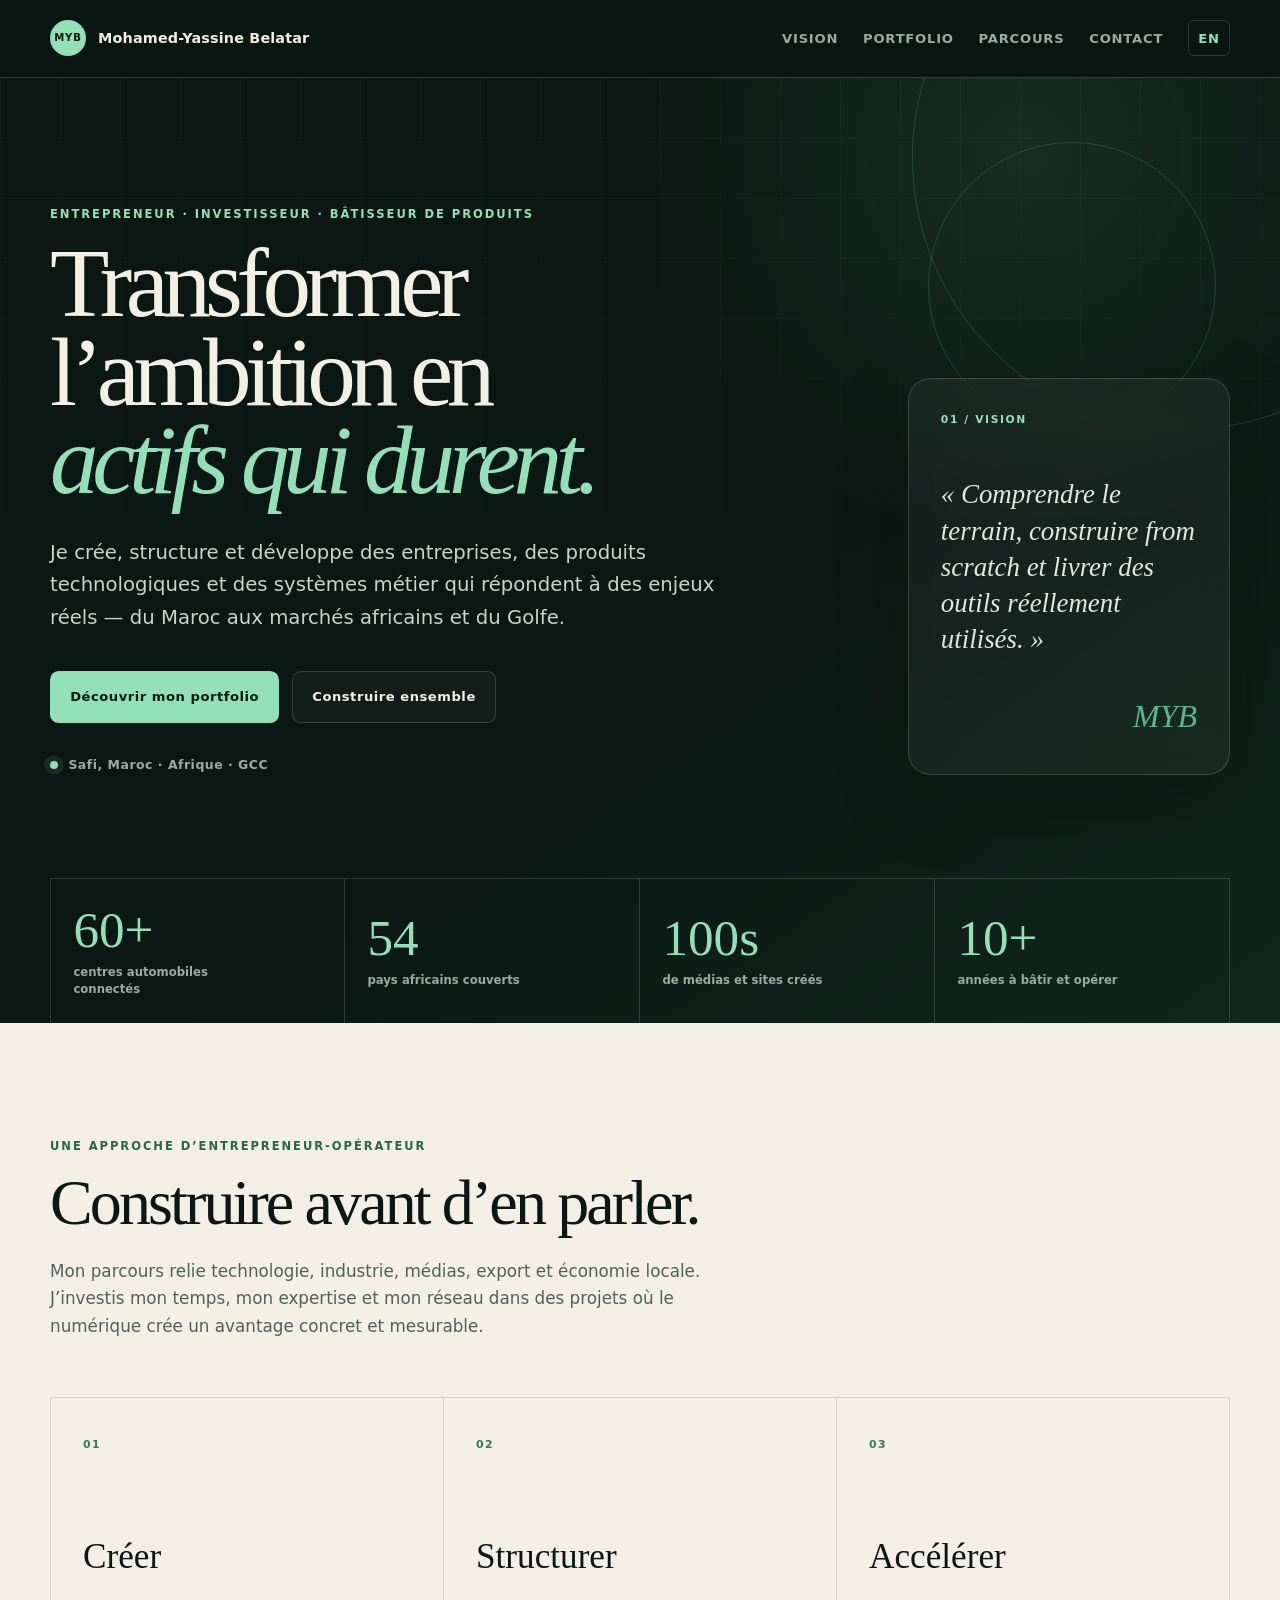
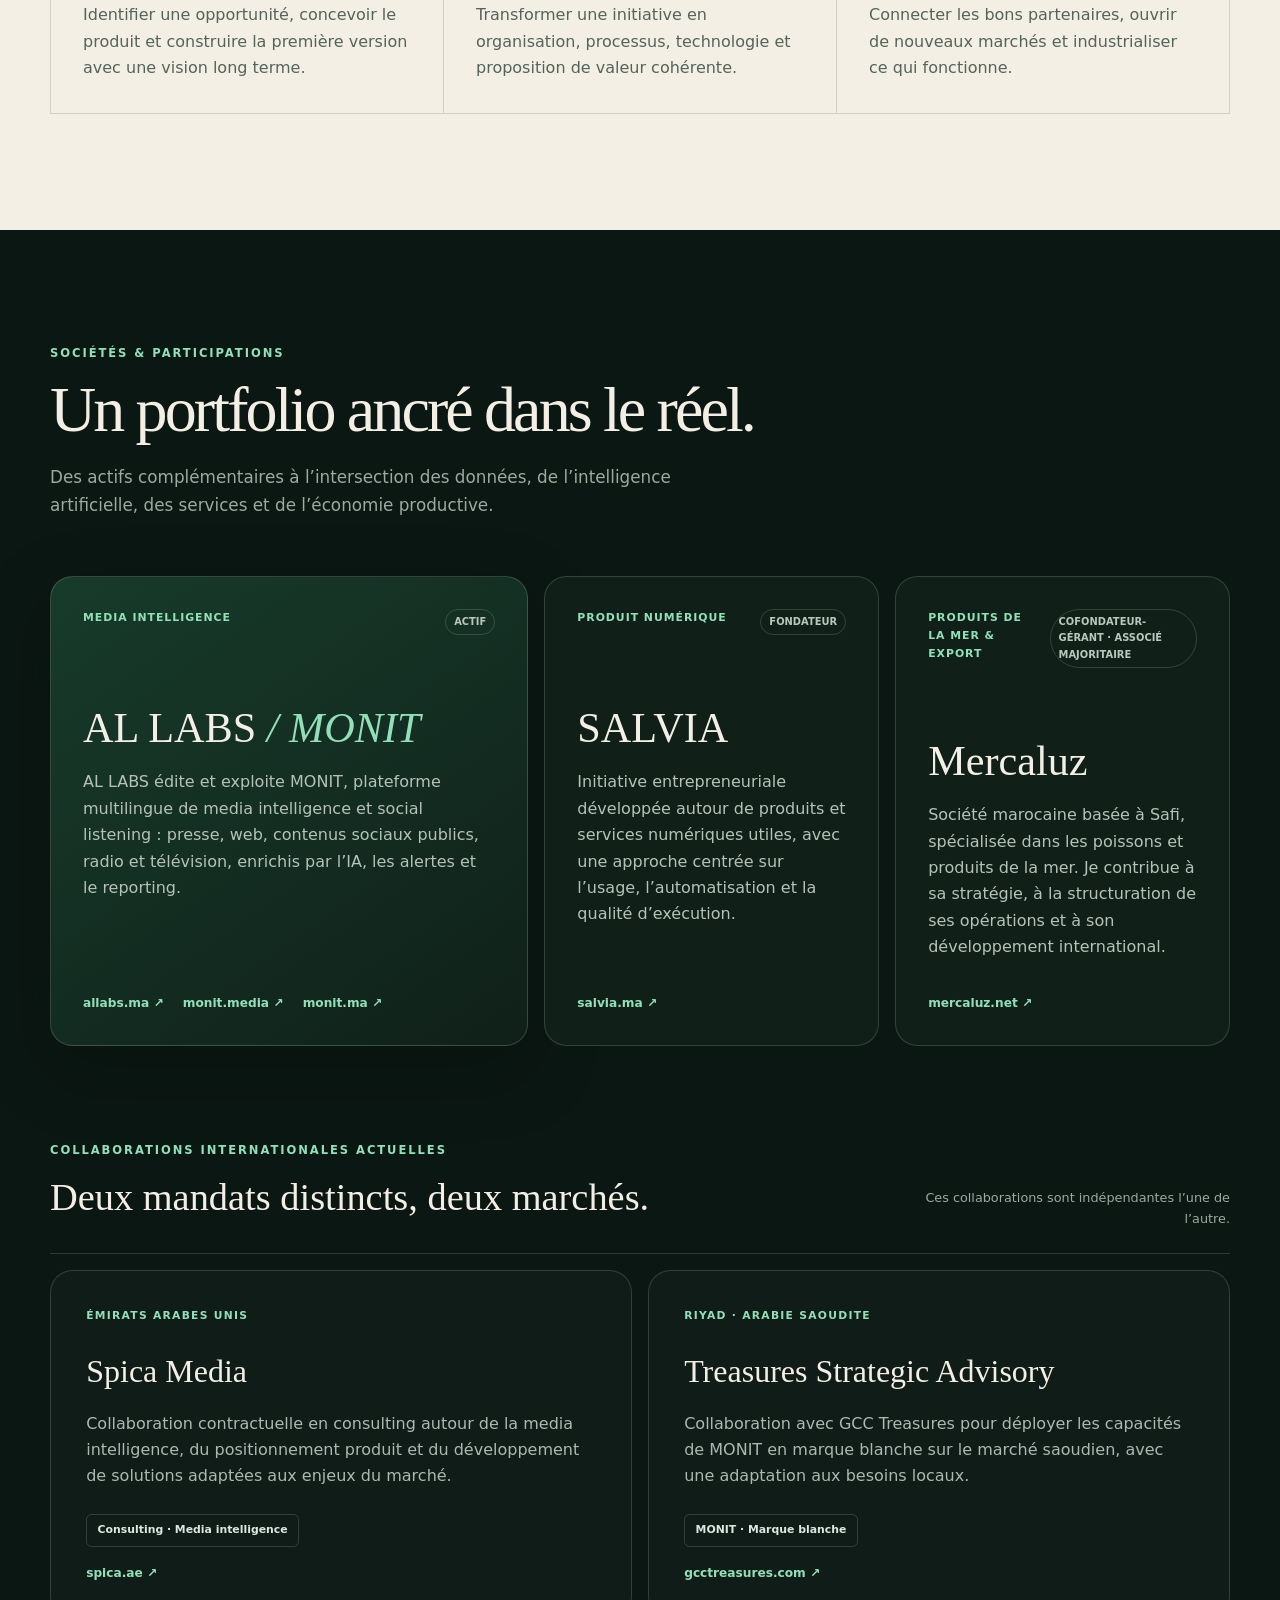
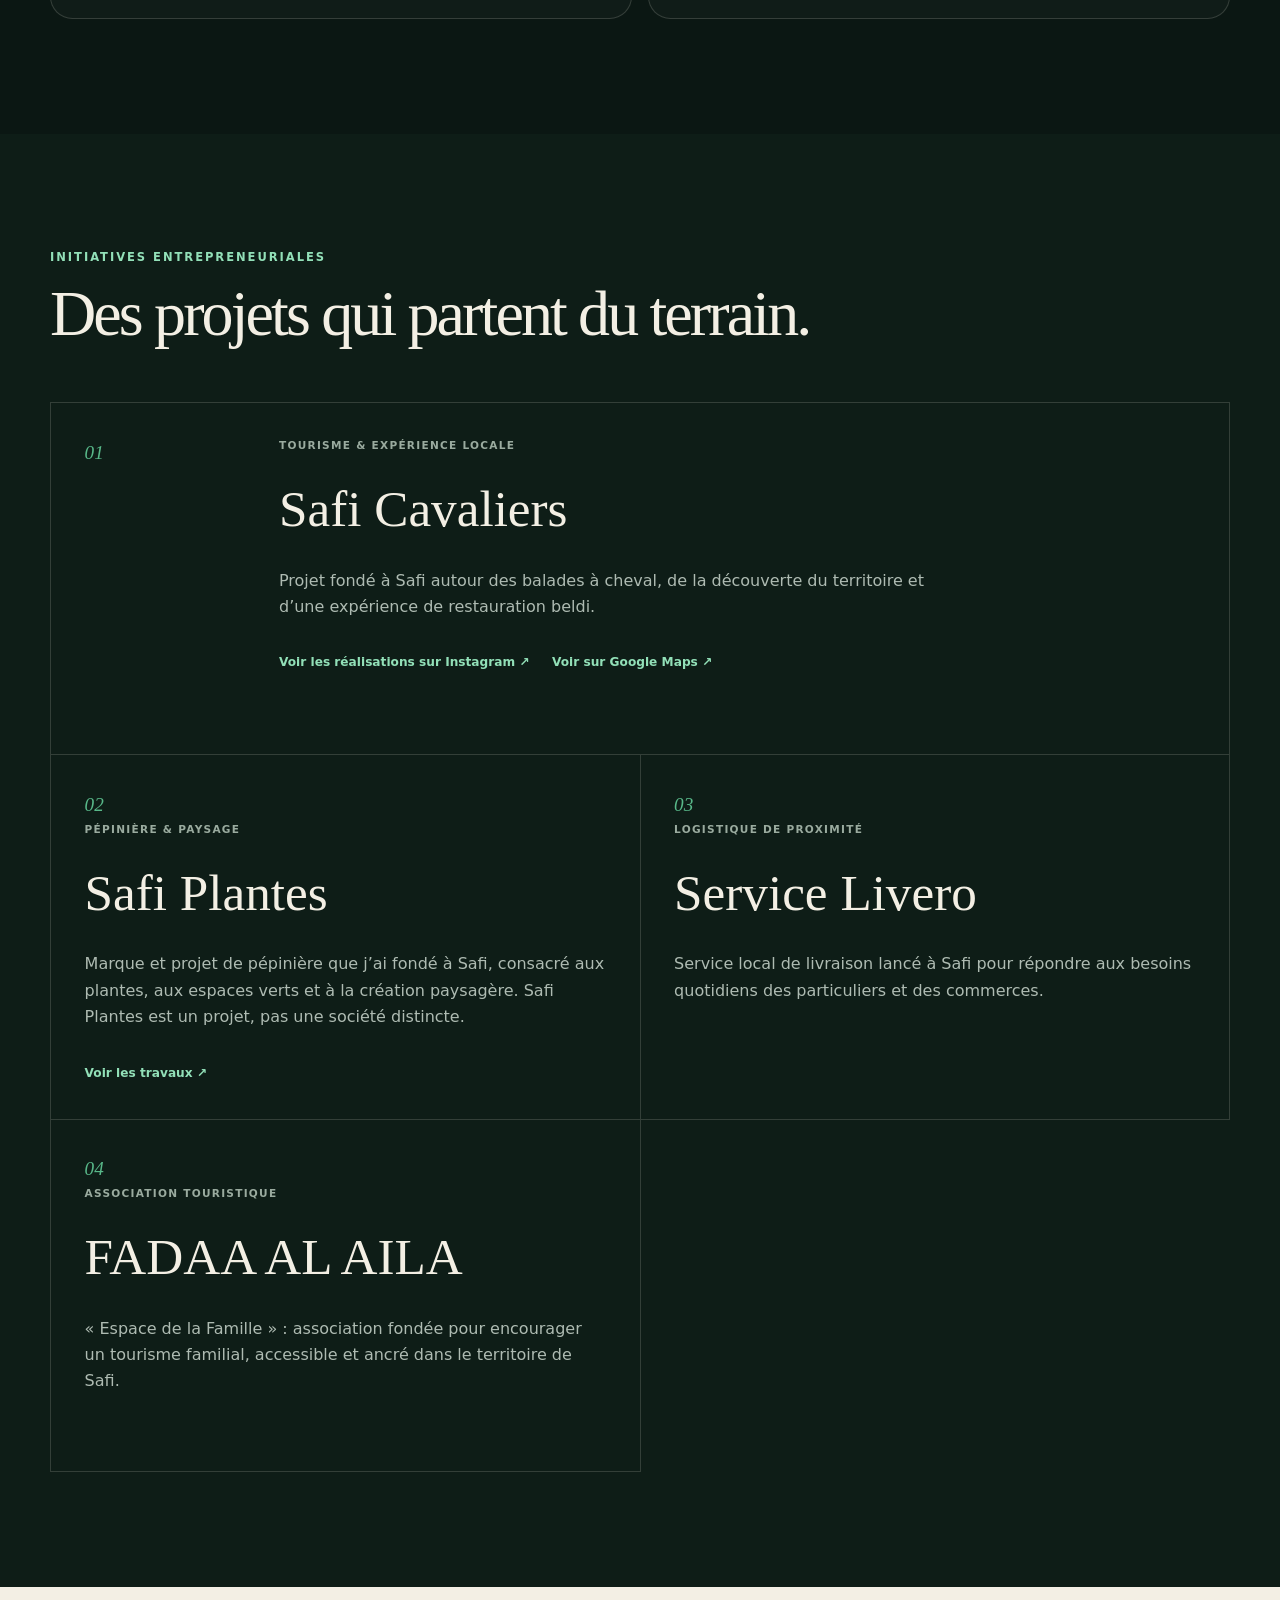
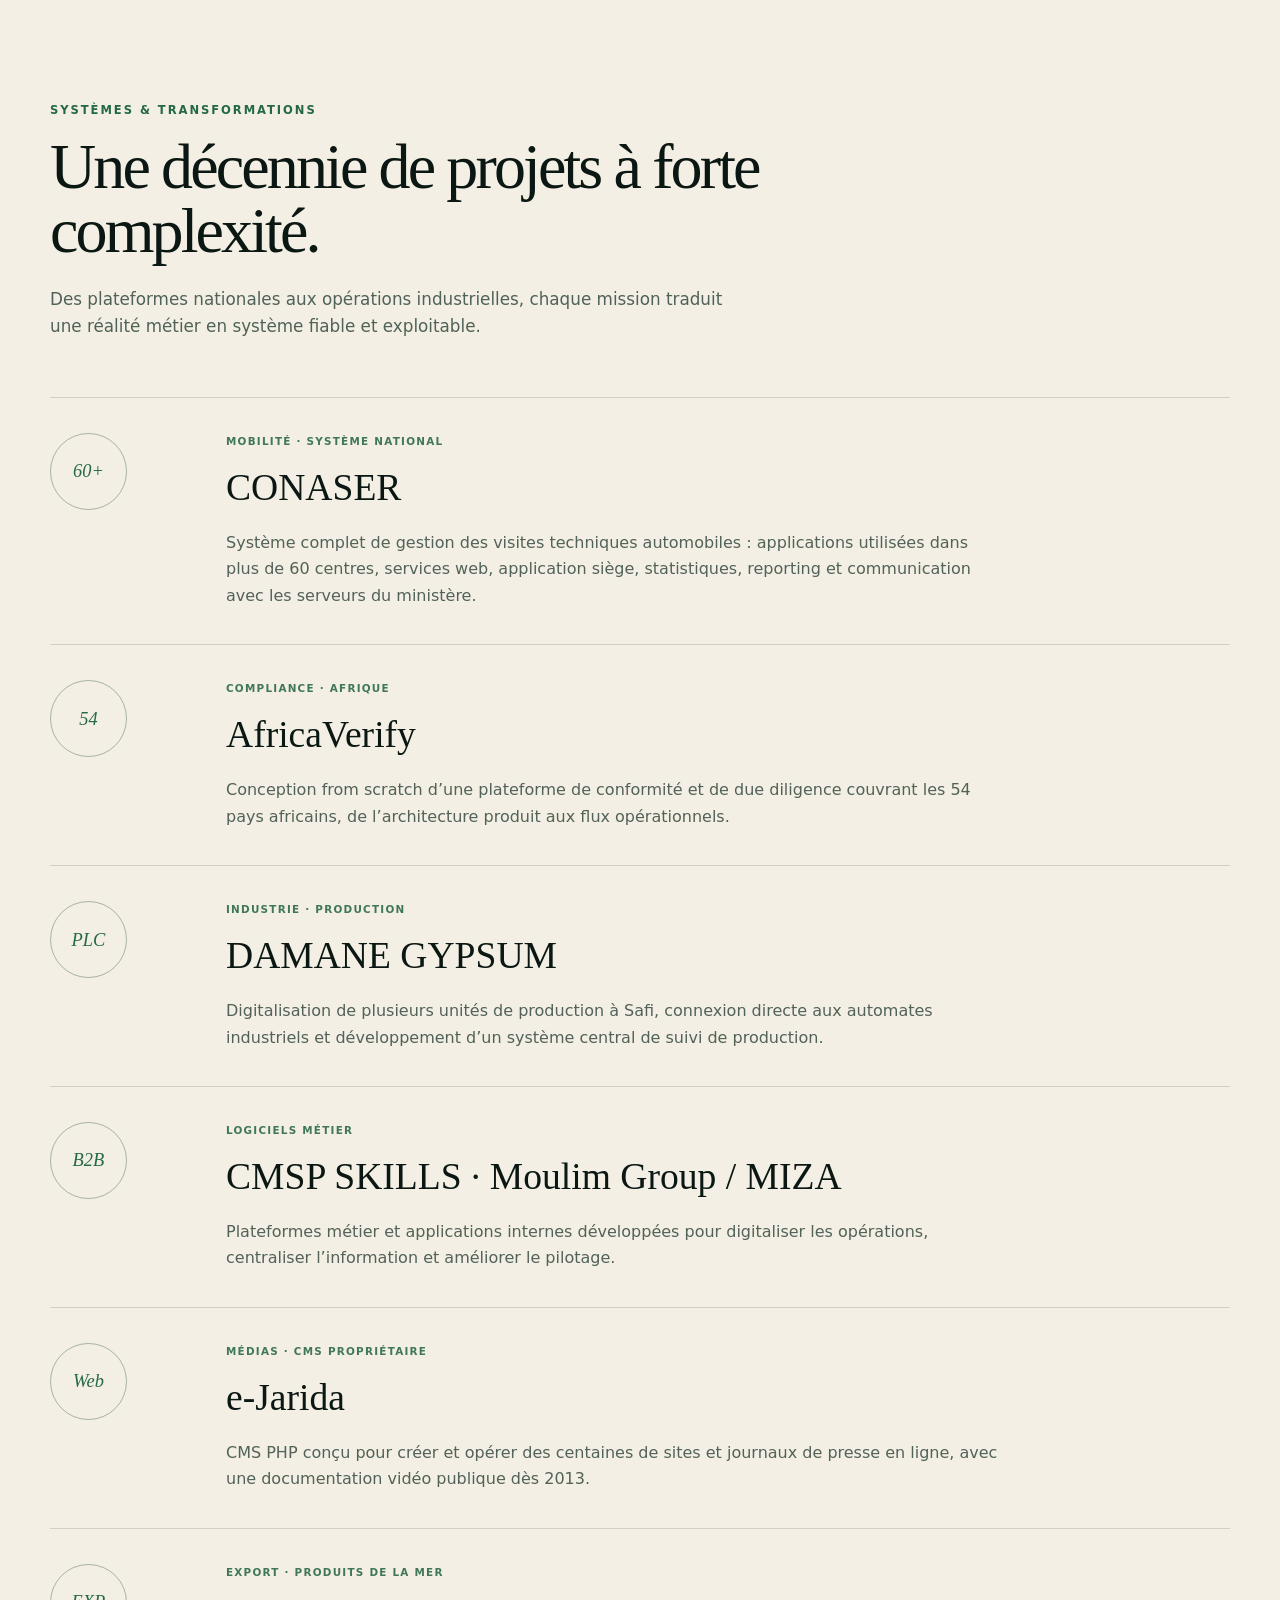
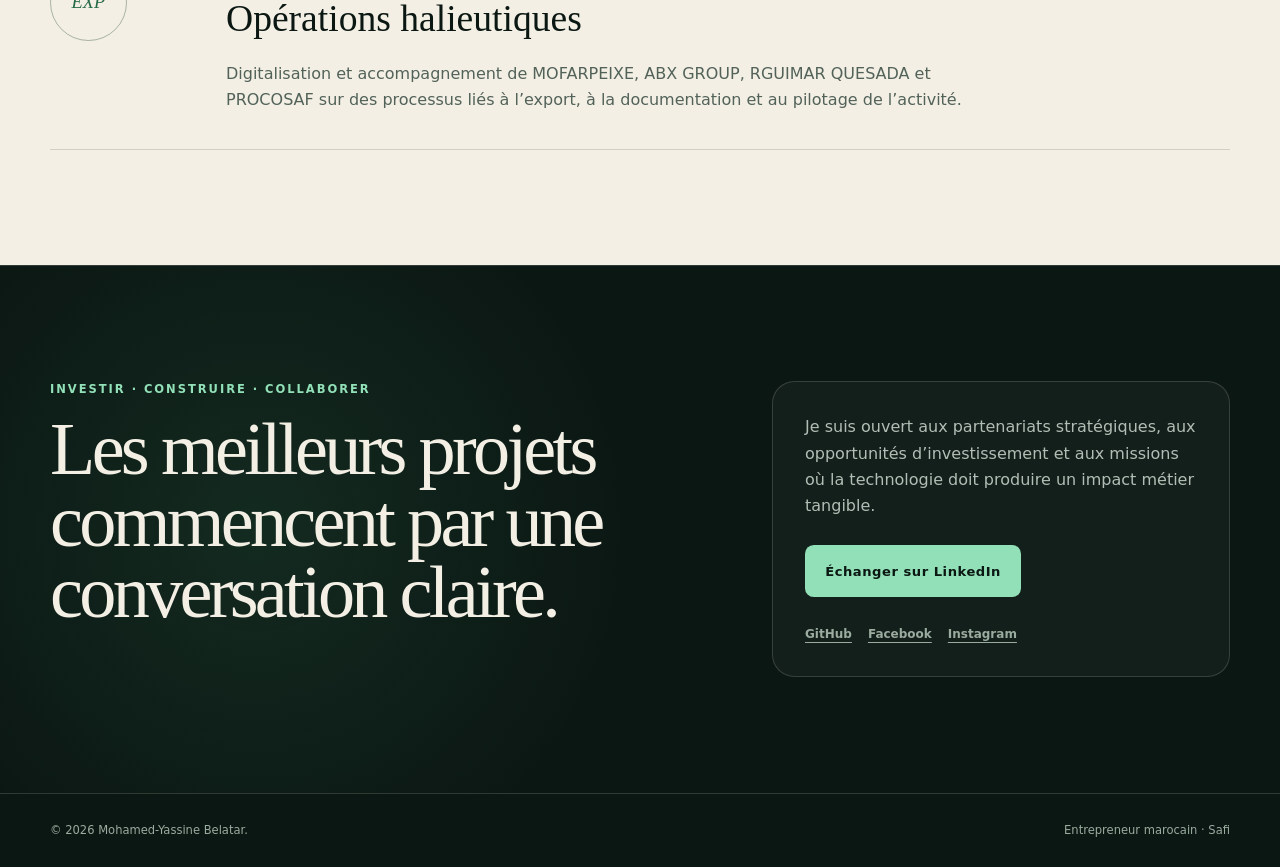
<file: index.html>
<!doctype html>
<html lang="fr">
<head>
  <meta charset="utf-8">
  <meta name="viewport" content="width=device-width, initial-scale=1">
  <title>Mohamed-Yassine Belatar — Entrepreneur, investisseur & bâtisseur de produits</title>
  <meta name="description" content="Portfolio de Mohamed-Yassine Belatar, entrepreneur et investisseur marocain : AL LABS, MONIT, SALVIA, Mercaluz et systèmes numériques à fort impact.">
  <meta name="theme-color" content="#0b1713">
  <link rel="canonical" href="https://mybelatar.github.io/">
  <link rel="alternate" hreflang="fr" href="https://mybelatar.github.io/">
  <link rel="alternate" hreflang="en" href="https://mybelatar.github.io/en/">
  <link rel="alternate" hreflang="x-default" href="https://mybelatar.github.io/">
  <meta property="og:type" content="profile">
  <meta property="og:locale" content="fr_FR">
  <meta property="og:locale:alternate" content="en_US">
  <meta property="og:title" content="Mohamed-Yassine Belatar — Entrepreneur & investisseur">
  <meta property="og:description" content="Je transforme des opérations complexes en produits numériques, entreprises et actifs durables.">
  <meta property="og:url" content="https://mybelatar.github.io/">
  <meta name="twitter:card" content="summary">
  <link rel="stylesheet" href="styles.css">
  <script type="application/ld+json">
  {
    "@context": "https://schema.org",
    "@graph": [
      {
        "@type": "Person",
        "@id": "https://mybelatar.github.io/#person",
        "name": "Mohamed-Yassine Belatar",
        "url": "https://mybelatar.github.io/",
        "jobTitle": "Entrepreneur, investisseur et architecte de systèmes numériques",
        "homeLocation": {"@type": "Place", "name": "Safi, Maroc"},
        "knowsAbout": ["Entrepreneuriat", "Media intelligence", "Intelligence artificielle", "Transformation numérique", "Logiciels métier", "Export"],
        "sameAs": [
          "https://github.com/mybelatar",
          "https://www.linkedin.com/in/mohamed-yassine-belatar-996772267/",
          "https://www.facebook.com/belatar",
          "https://www.instagram.com/m.yassine.balatar/"
        ]
      },
      {
        "@type": "ProfilePage",
        "@id": "https://mybelatar.github.io/#profile",
        "url": "https://mybelatar.github.io/",
        "name": "Portfolio de Mohamed-Yassine Belatar",
        "inLanguage": "fr",
        "about": {"@id": "https://mybelatar.github.io/#person"}
      }
    ]
  }
  </script>
</head>
<body>
  <a class="skip-link" href="#contenu">Aller au contenu</a>
  <header class="site-header">
    <div class="shell header-inner">
      <a class="brand" href="#accueil" aria-label="Accueil — Mohamed-Yassine Belatar">
        <span class="brand-mark" aria-hidden="true">MYB</span>
        <span>Mohamed-Yassine Belatar</span>
      </a>
      <button class="nav-toggle" type="button" aria-expanded="false" aria-controls="navigation">Menu</button>
      <nav class="site-nav" id="navigation" aria-label="Navigation principale">
        <a href="#vision">Vision</a>
        <a href="#portfolio">Portfolio</a>
        <a href="#parcours">Parcours</a>
        <a href="#contact">Contact</a>
        <a class="language-link" href="en/" lang="en" hreflang="en">EN</a>
      </nav>
    </div>
  </header>

  <main id="contenu">
    <section class="hero" id="accueil" aria-labelledby="hero-title">
      <div class="hero-orbit orbit-one" aria-hidden="true"></div>
      <div class="hero-orbit orbit-two" aria-hidden="true"></div>
      <div class="shell hero-grid">
        <div class="hero-copy">
          <p class="eyebrow">Entrepreneur · Investisseur · Bâtisseur de produits</p>
          <h1 id="hero-title">Transformer l’ambition en <span>actifs qui durent.</span></h1>
          <p class="hero-lead">Je crée, structure et développe des entreprises, des produits technologiques et des systèmes métier qui répondent à des enjeux réels — du Maroc aux marchés africains et du Golfe.</p>
          <div class="hero-actions">
            <a class="button button-primary" href="#portfolio">Découvrir mon portfolio</a>
            <a class="button button-ghost" href="#contact">Construire ensemble</a>
          </div>
          <p class="hero-location"><span aria-hidden="true"></span>Safi, Maroc · Afrique · GCC</p>
        </div>
        <aside class="hero-note" aria-label="Principes d’action">
          <p class="note-number">01 / Vision</p>
          <blockquote>« Comprendre le terrain, construire from scratch et livrer des outils réellement utilisés. »</blockquote>
          <div class="signature">MYB</div>
        </aside>
      </div>
      <div class="shell metrics" aria-label="Repères clés">
        <div><strong>60+</strong><span>centres automobiles connectés</span></div>
        <div><strong>54</strong><span>pays africains couverts</span></div>
        <div><strong>100s</strong><span>de médias et sites créés</span></div>
        <div><strong>10+</strong><span>années à bâtir et opérer</span></div>
      </div>
    </section>

    <section class="section section-light" id="vision" aria-labelledby="vision-title">
      <div class="shell">
        <div class="section-heading heading-dark">
          <p class="eyebrow">Une approche d’entrepreneur-opérateur</p>
          <h2 id="vision-title">Construire avant d’en parler.</h2>
          <p>Mon parcours relie technologie, industrie, médias, export et économie locale. J’investis mon temps, mon expertise et mon réseau dans des projets où le numérique crée un avantage concret et mesurable.</p>
        </div>
        <div class="principles">
          <article class="principle-card">
            <span class="card-index">01</span>
            <h3>Créer</h3>
            <p>Identifier une opportunité, concevoir le produit et construire la première version avec une vision long terme.</p>
          </article>
          <article class="principle-card">
            <span class="card-index">02</span>
            <h3>Structurer</h3>
            <p>Transformer une initiative en organisation, processus, technologie et proposition de valeur cohérente.</p>
          </article>
          <article class="principle-card">
            <span class="card-index">03</span>
            <h3>Accélérer</h3>
            <p>Connecter les bons partenaires, ouvrir de nouveaux marchés et industrialiser ce qui fonctionne.</p>
          </article>
        </div>
      </div>
    </section>

    <section class="section" id="portfolio" aria-labelledby="portfolio-title">
      <div class="shell">
        <div class="section-heading">
          <p class="eyebrow">Sociétés & participations</p>
          <h2 id="portfolio-title">Un portfolio ancré dans le réel.</h2>
          <p>Des actifs complémentaires à l’intersection des données, de l’intelligence artificielle, des services et de l’économie productive.</p>
        </div>
        <div class="venture-grid">
          <article class="venture-card venture-featured">
            <div class="venture-top"><span class="venture-tag">Media intelligence</span><span class="venture-status">Actif</span></div>
            <h3>AL LABS <span>/ MONIT</span></h3>
            <p>AL LABS édite et exploite MONIT, plateforme multilingue de media intelligence et social listening : presse, web, contenus sociaux publics, radio et télévision, enrichis par l’IA, les alertes et le reporting.</p>
            <div class="venture-links">
              <a href="https://allabs.ma" target="_blank" rel="noopener noreferrer">allabs.ma<span aria-hidden="true"> ↗</span></a>
              <a href="https://monit.media" target="_blank" rel="noopener noreferrer">monit.media<span aria-hidden="true"> ↗</span></a>
              <a href="https://monit.ma" target="_blank" rel="noopener noreferrer">monit.ma<span aria-hidden="true"> ↗</span></a>
            </div>
          </article>
          <article class="venture-card">
            <div class="venture-top"><span class="venture-tag">Produit numérique</span><span class="venture-status">Fondateur</span></div>
            <h3>SALVIA</h3>
            <p>Initiative entrepreneuriale développée autour de produits et services numériques utiles, avec une approche centrée sur l’usage, l’automatisation et la qualité d’exécution.</p>
            <div class="venture-links"><a href="https://salvia.ma" target="_blank" rel="noopener noreferrer">salvia.ma<span aria-hidden="true"> ↗</span></a></div>
          </article>
          <article class="venture-card">
            <div class="venture-top"><span class="venture-tag">Produits de la mer & export</span><span class="venture-status">Cofondateur-gérant · Associé majoritaire</span></div>
            <h3>Mercaluz</h3>
            <p>Société marocaine basée à Safi, spécialisée dans les poissons et produits de la mer. Je contribue à sa stratégie, à la structuration de ses opérations et à son développement international.</p>
            <div class="venture-links"><a href="https://www.mercaluz.net" target="_blank" rel="noopener noreferrer">mercaluz.net<span aria-hidden="true"> ↗</span></a></div>
          </article>
        </div>

        <div class="collaboration-header">
          <div>
            <p class="eyebrow">Collaborations internationales actuelles</p>
            <h3>Deux mandats distincts, deux marchés.</h3>
          </div>
          <p>Ces collaborations sont indépendantes l’une de l’autre.</p>
        </div>
        <div class="collaboration-grid">
          <article class="collaboration-card">
            <div class="region">Émirats arabes unis</div>
            <h4>Spica Media</h4>
            <p>Collaboration contractuelle en consulting autour de la media intelligence, du positionnement produit et du développement de solutions adaptées aux enjeux du marché.</p>
            <span class="mandate">Consulting · Media intelligence</span>
            <a class="text-link" href="https://spica.ae" target="_blank" rel="noopener noreferrer">spica.ae<span aria-hidden="true"> ↗</span></a>
          </article>
          <article class="collaboration-card">
            <div class="region">Riyad · Arabie saoudite</div>
            <h4>Treasures Strategic Advisory</h4>
            <p>Collaboration avec GCC Treasures pour déployer les capacités de MONIT en marque blanche sur le marché saoudien, avec une adaptation aux besoins locaux.</p>
            <span class="mandate">MONIT · Marque blanche</span>
            <a class="text-link" href="https://gcctreasures.com/" target="_blank" rel="noopener noreferrer">gcctreasures.com<span aria-hidden="true"> ↗</span></a>
          </article>
        </div>
      </div>
    </section>

    <section class="section section-projects" id="projets" aria-labelledby="projects-title">
      <div class="shell">
        <div class="section-heading">
          <p class="eyebrow">Initiatives entrepreneuriales</p>
          <h2 id="projects-title">Des projets qui partent du terrain.</h2>
        </div>
        <div class="project-grid">
          <article class="project-card project-wide">
            <div class="project-number">01</div>
            <div>
              <p class="project-type">Tourisme & expérience locale</p>
              <h3>Safi Cavaliers</h3>
              <p>Projet fondé à Safi autour des balades à cheval, de la découverte du territoire et d’une expérience de restauration beldi.</p>
              <div class="project-links">
                <a class="text-link" href="https://www.instagram.com/saficavaliers/" target="_blank" rel="noopener noreferrer">Voir les réalisations sur Instagram<span aria-hidden="true"> ↗</span></a>
                <a class="text-link" href="https://www.google.com/maps/place/Safi-Cavaliers/@32.3201875,-9.1903874,862m/data=!3m2!1e3!4b1!4m6!3m5!1s0xdae9fe8efd3795d:0xf03d90460c155a35!8m2!3d32.3201875!4d-9.1878125!16s%2Fg%2F11q4hlv8c0" target="_blank" rel="noopener noreferrer">Voir sur Google Maps<span aria-hidden="true"> ↗</span></a>
              </div>
            </div>
          </article>
          <article class="project-card">
            <div class="project-number">02</div>
            <p class="project-type">Pépinière & paysage</p>
            <h3>Safi Plantes</h3>
            <p>Marque et projet de pépinière que j’ai fondé à Safi, consacré aux plantes, aux espaces verts et à la création paysagère. Safi Plantes est un projet, pas une société distincte.</p>
            <a class="text-link" href="https://www.instagram.com/safiplantes/" target="_blank" rel="noopener noreferrer">Voir les travaux<span aria-hidden="true"> ↗</span></a>
          </article>
          <article class="project-card">
            <div class="project-number">03</div>
            <p class="project-type">Logistique de proximité</p>
            <h3>Service Livero</h3>
            <p>Service local de livraison lancé à Safi pour répondre aux besoins quotidiens des particuliers et des commerces.</p>
          </article>
          <article class="project-card">
            <div class="project-number">04</div>
            <p class="project-type">Association touristique</p>
            <h3>FADAA AL AILA</h3>
            <p>« Espace de la Famille » : association fondée pour encourager un tourisme familial, accessible et ancré dans le territoire de Safi.</p>
          </article>
        </div>
      </div>
    </section>

    <section class="section section-light" id="parcours" aria-labelledby="track-title">
      <div class="shell">
        <div class="section-heading heading-dark">
          <p class="eyebrow">Systèmes & transformations</p>
          <h2 id="track-title">Une décennie de projets à forte complexité.</h2>
          <p>Des plateformes nationales aux opérations industrielles, chaque mission traduit une réalité métier en système fiable et exploitable.</p>
        </div>
        <div class="timeline">
          <article class="timeline-item">
            <div class="timeline-marker"><span>60+</span></div>
            <div><p class="timeline-meta">Mobilité · Système national</p><h3>CONASER</h3><p>Système complet de gestion des visites techniques automobiles : applications utilisées dans plus de 60 centres, services web, application siège, statistiques, reporting et communication avec les serveurs du ministère.</p></div>
          </article>
          <article class="timeline-item">
            <div class="timeline-marker"><span>54</span></div>
            <div><p class="timeline-meta">Compliance · Afrique</p><h3>AfricaVerify</h3><p>Conception from scratch d’une plateforme de conformité et de due diligence couvrant les 54 pays africains, de l’architecture produit aux flux opérationnels.</p></div>
          </article>
          <article class="timeline-item">
            <div class="timeline-marker"><span>PLC</span></div>
            <div><p class="timeline-meta">Industrie · Production</p><h3>DAMANE GYPSUM</h3><p>Digitalisation de plusieurs unités de production à Safi, connexion directe aux automates industriels et développement d’un système central de suivi de production.</p></div>
          </article>
          <article class="timeline-item">
            <div class="timeline-marker"><span>B2B</span></div>
            <div><p class="timeline-meta">Logiciels métier</p><h3>CMSP SKILLS · Moulim Group / MIZA</h3><p>Plateformes métier et applications internes développées pour digitaliser les opérations, centraliser l’information et améliorer le pilotage.</p></div>
          </article>
          <article class="timeline-item">
            <div class="timeline-marker"><span>Web</span></div>
            <div><p class="timeline-meta">Médias · CMS propriétaire</p><h3>e-Jarida</h3><p>CMS PHP conçu pour créer et opérer des centaines de sites et journaux de presse en ligne, avec une documentation vidéo publique dès 2013.</p></div>
          </article>
          <article class="timeline-item">
            <div class="timeline-marker"><span>EXP</span></div>
            <div><p class="timeline-meta">Export · Produits de la mer</p><h3>Opérations halieutiques</h3><p>Digitalisation et accompagnement de MOFARPEIXE, ABX GROUP, RGUIMAR QUESADA et PROCOSAF sur des processus liés à l’export, à la documentation et au pilotage de l’activité.</p></div>
          </article>
        </div>
      </div>
    </section>

    <section class="section contact-section" id="contact" aria-labelledby="contact-title">
      <div class="shell contact-grid">
        <div>
          <p class="eyebrow">Investir · Construire · Collaborer</p>
          <h2 id="contact-title">Les meilleurs projets commencent par une conversation claire.</h2>
        </div>
        <div class="contact-panel">
          <p>Je suis ouvert aux partenariats stratégiques, aux opportunités d’investissement et aux missions où la technologie doit produire un impact métier tangible.</p>
          <a class="button button-primary" href="https://www.linkedin.com/in/mohamed-yassine-belatar-996772267/" target="_blank" rel="noopener noreferrer">Échanger sur LinkedIn</a>
          <div class="social-links" aria-label="Réseaux sociaux">
            <a href="https://github.com/mybelatar" target="_blank" rel="noopener noreferrer">GitHub</a>
            <a href="https://www.facebook.com/belatar" target="_blank" rel="noopener noreferrer">Facebook</a>
            <a href="https://www.instagram.com/m.yassine.balatar/" target="_blank" rel="noopener noreferrer">Instagram</a>
          </div>
        </div>
      </div>
    </section>
  </main>

  <footer class="site-footer">
    <div class="shell footer-inner">
      <p>© <span data-year>2026</span> Mohamed-Yassine Belatar.</p>
      <p>Entrepreneur marocain · Safi</p>
    </div>
  </footer>
  <script src="script.js" defer></script>
</body>
</html>
</file>
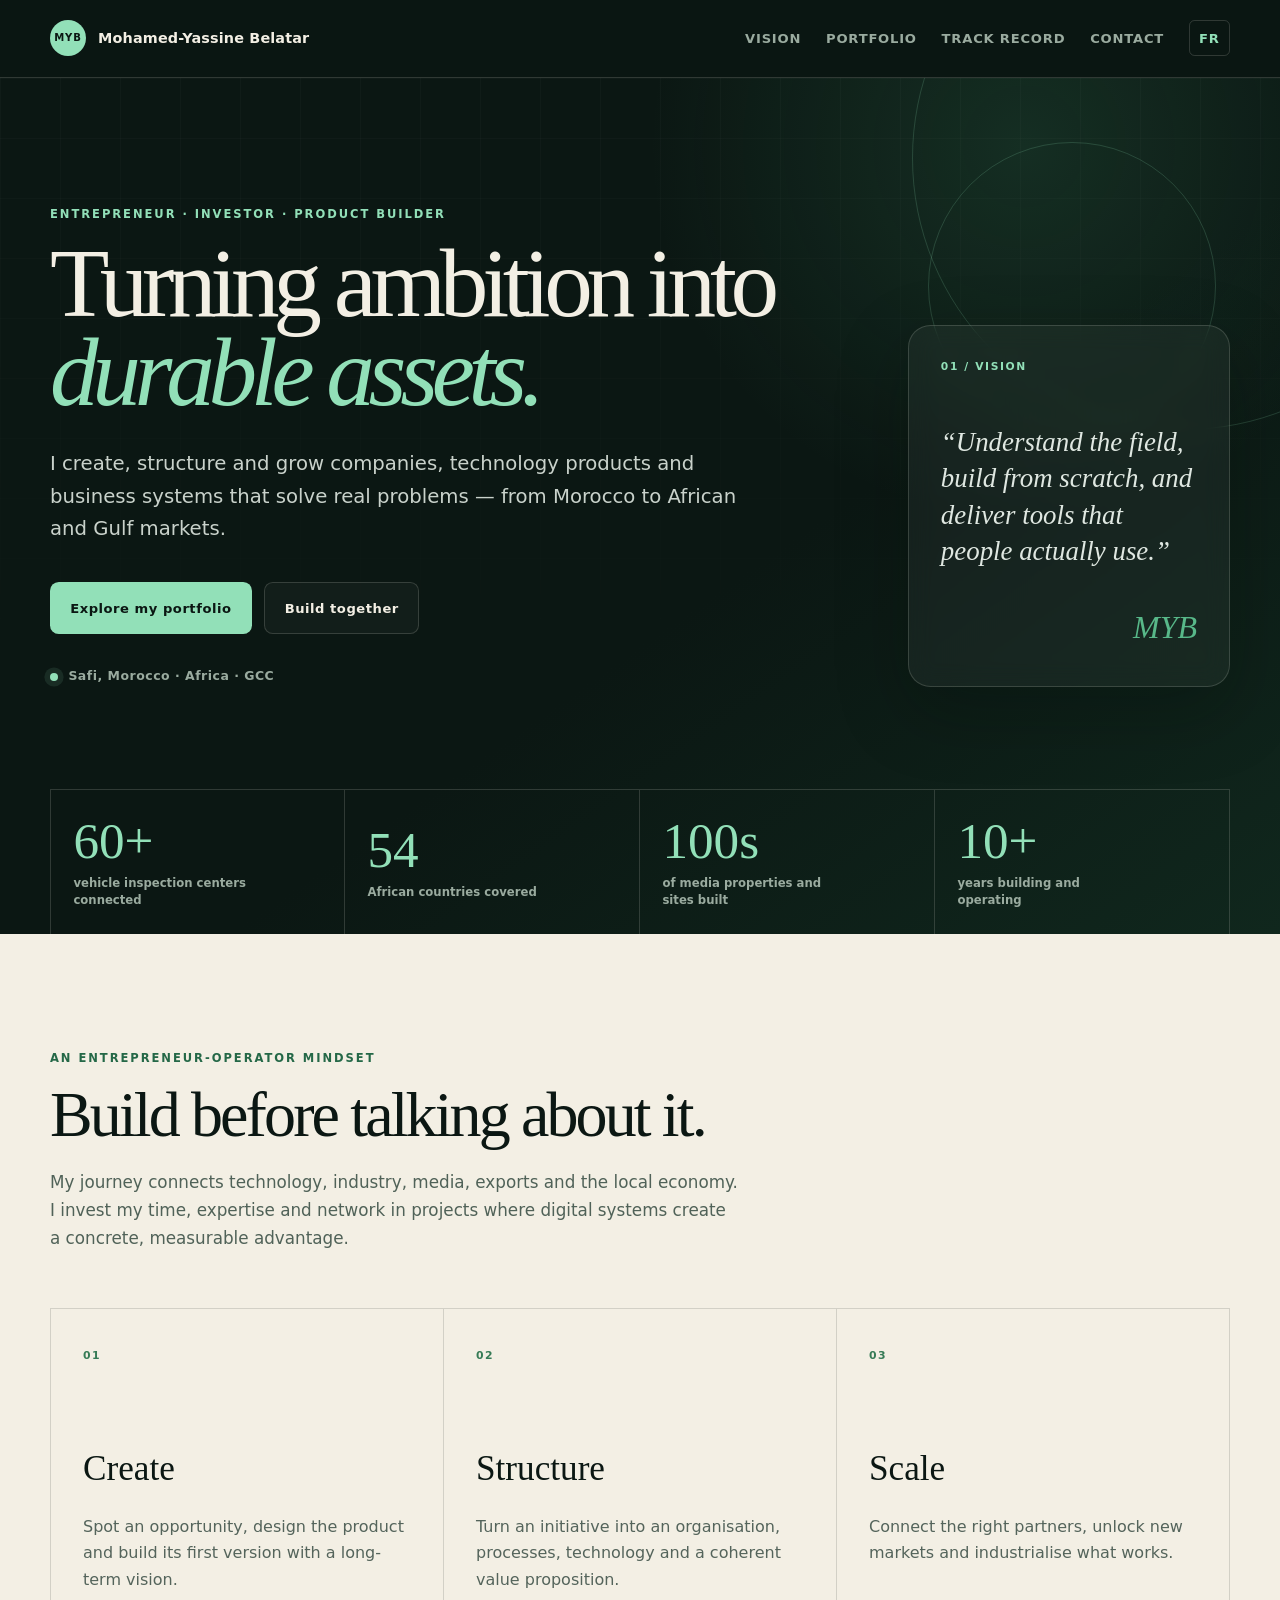
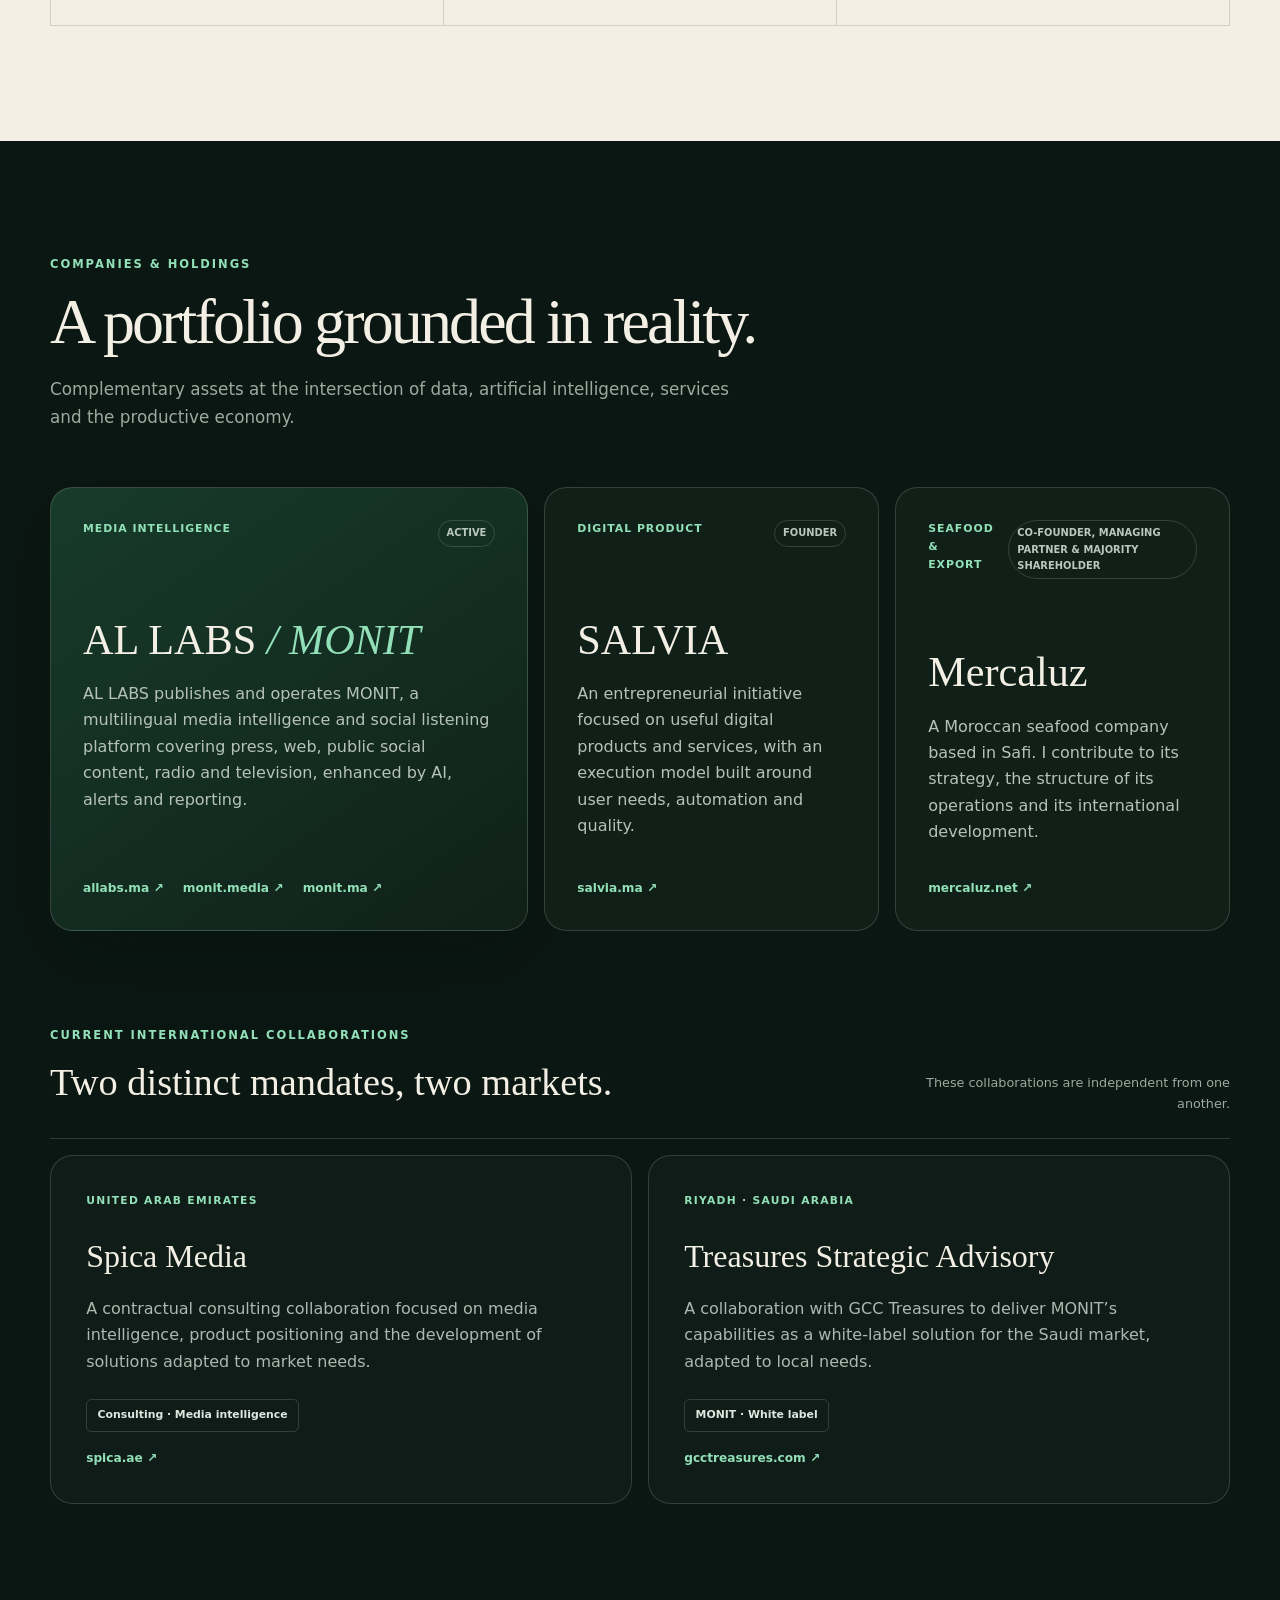
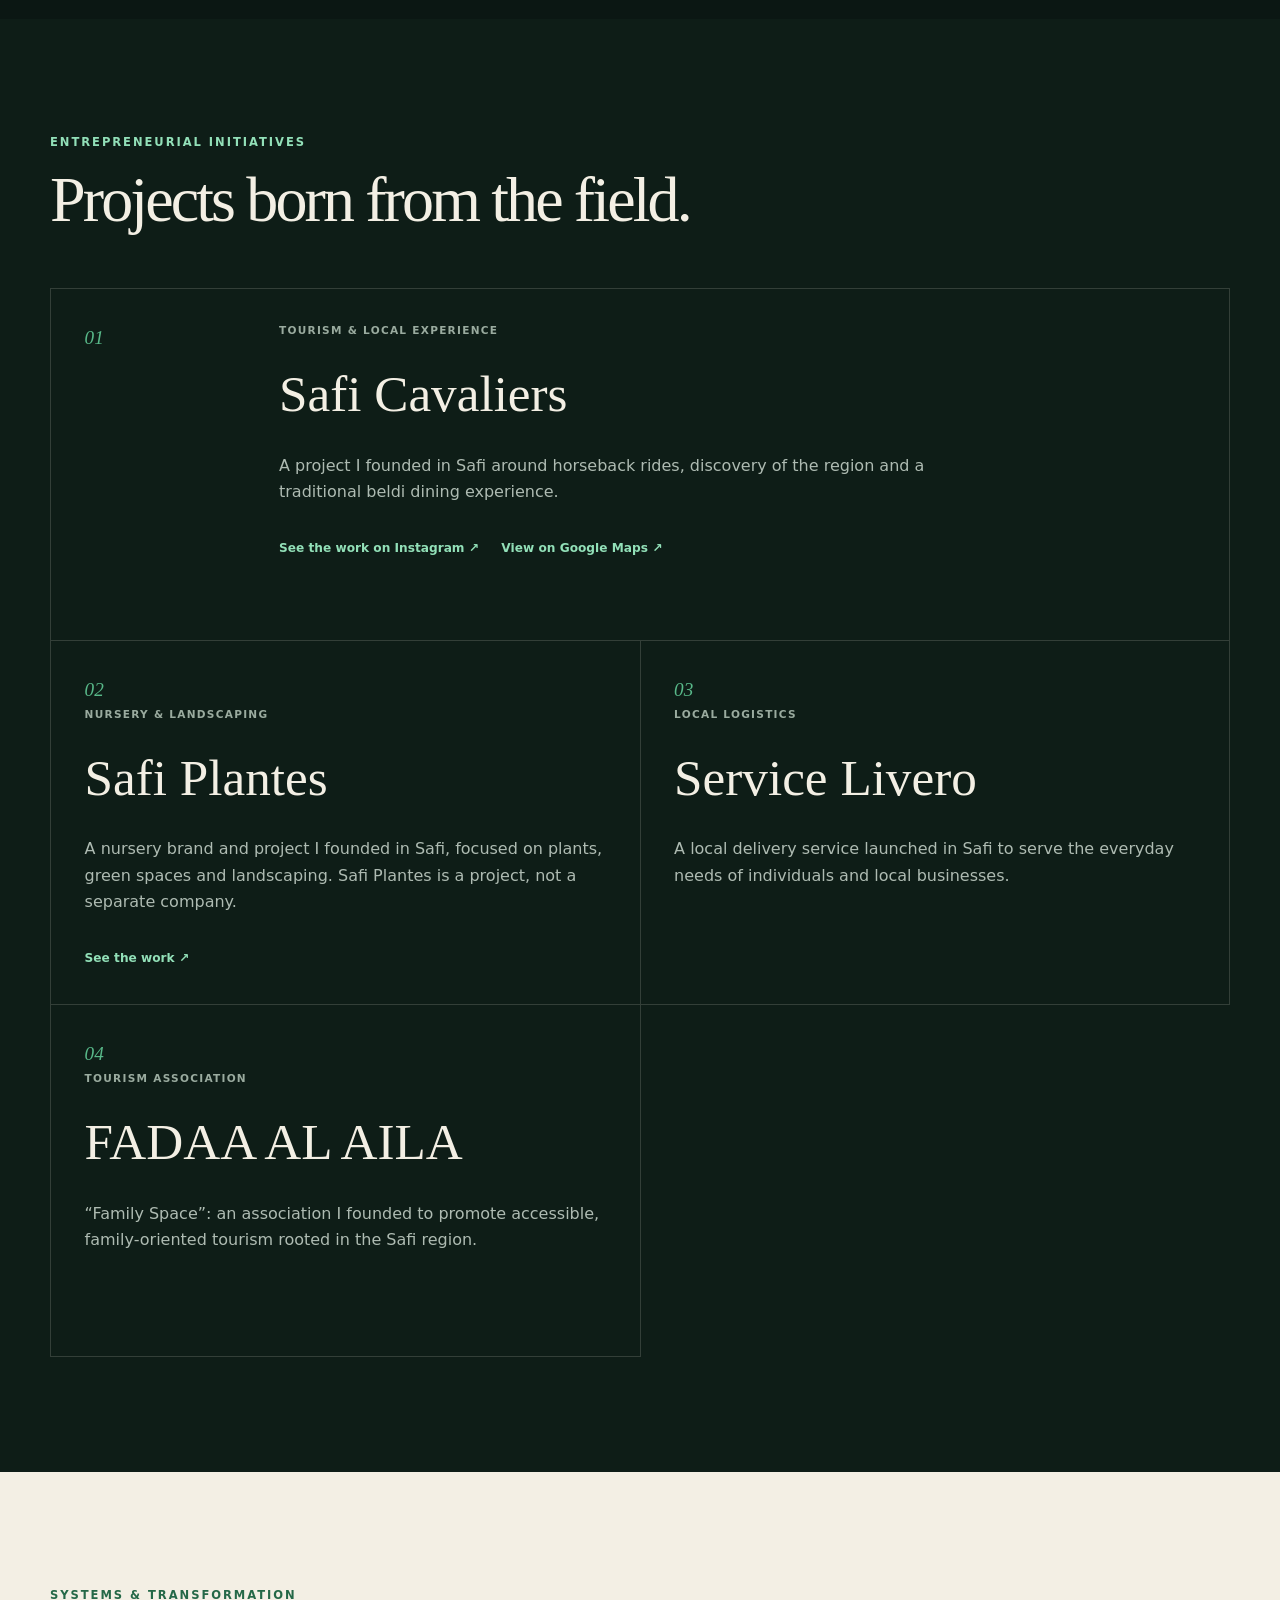
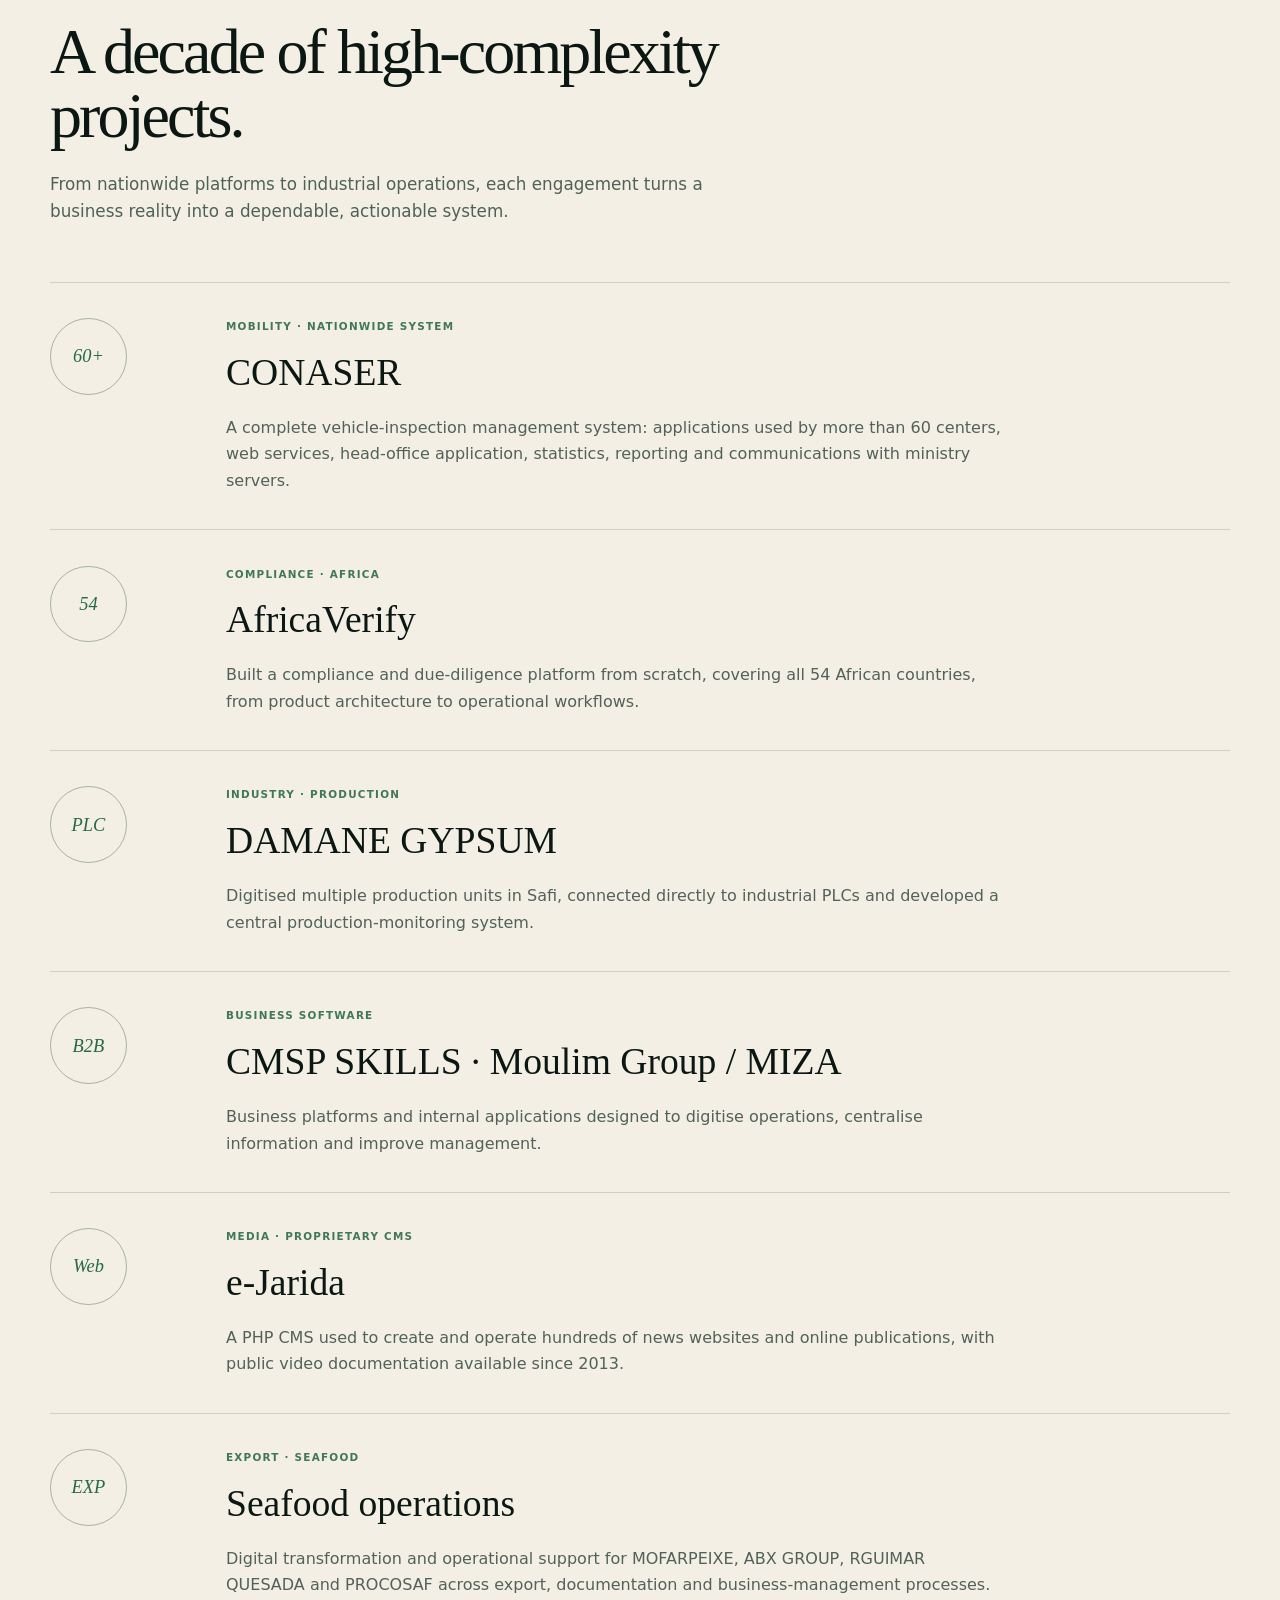
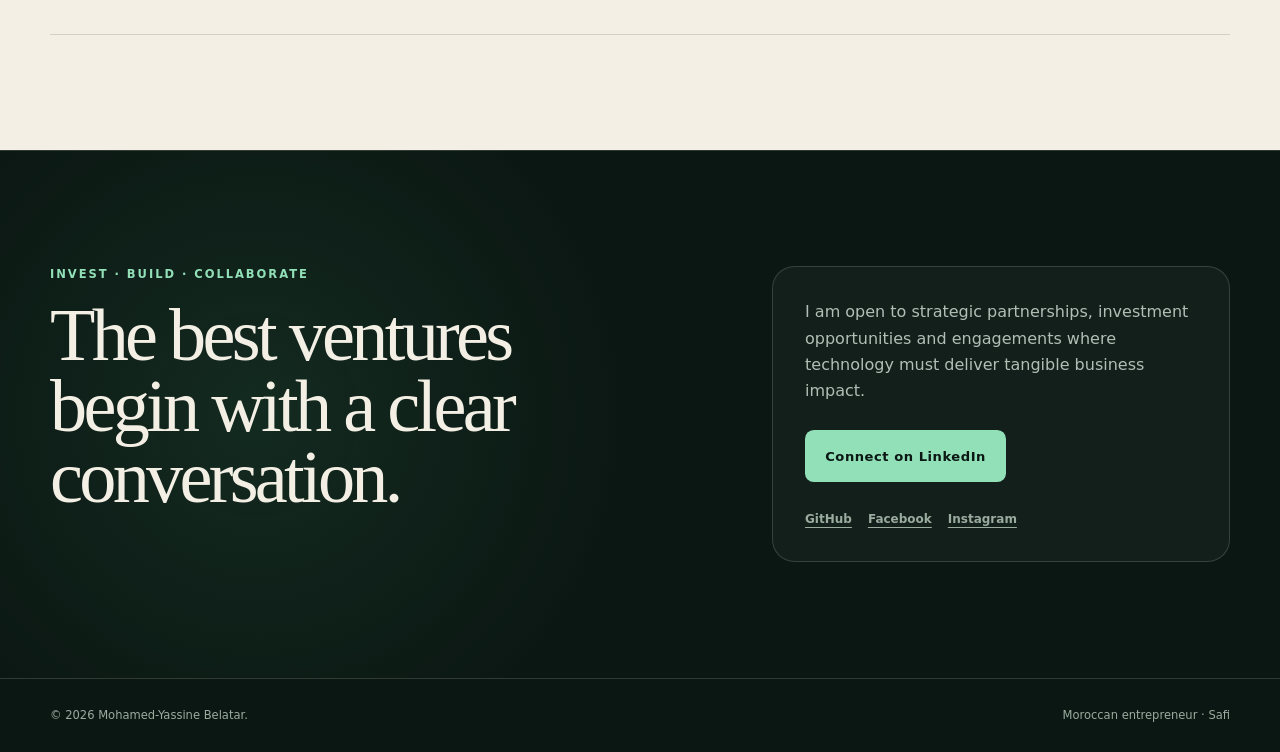
<file: en/index.html>
<!doctype html>
<html lang="en">
<head>
  <meta charset="utf-8">
  <meta name="viewport" content="width=device-width, initial-scale=1">
  <title>Mohamed-Yassine Belatar — Entrepreneur, investor & product builder</title>
  <meta name="description" content="Portfolio of Mohamed-Yassine Belatar, Moroccan entrepreneur and investor: AL LABS, MONIT, SALVIA, Mercaluz and high-impact digital systems.">
  <meta name="theme-color" content="#0b1713">
  <link rel="canonical" href="https://mybelatar.github.io/en/">
  <link rel="alternate" hreflang="fr" href="https://mybelatar.github.io/">
  <link rel="alternate" hreflang="en" href="https://mybelatar.github.io/en/">
  <link rel="alternate" hreflang="x-default" href="https://mybelatar.github.io/">
  <meta property="og:type" content="profile">
  <meta property="og:locale" content="en_US">
  <meta property="og:locale:alternate" content="fr_FR">
  <meta property="og:title" content="Mohamed-Yassine Belatar — Entrepreneur & investor">
  <meta property="og:description" content="I turn complex operations into digital products, ventures and durable assets.">
  <meta property="og:url" content="https://mybelatar.github.io/en/">
  <meta name="twitter:card" content="summary">
  <link rel="stylesheet" href="../styles.css">
  <script type="application/ld+json">
  {
    "@context": "https://schema.org",
    "@graph": [
      {
        "@type": "Person",
        "@id": "https://mybelatar.github.io/#person",
        "name": "Mohamed-Yassine Belatar",
        "url": "https://mybelatar.github.io/",
        "jobTitle": "Entrepreneur, investor and digital systems architect",
        "homeLocation": {"@type": "Place", "name": "Safi, Morocco"},
        "knowsAbout": ["Entrepreneurship", "Media intelligence", "Artificial intelligence", "Digital transformation", "Business software", "Export"],
        "sameAs": [
          "https://github.com/mybelatar",
          "https://www.linkedin.com/in/mohamed-yassine-belatar-996772267/",
          "https://www.facebook.com/belatar",
          "https://www.instagram.com/m.yassine.balatar/"
        ]
      },
      {
        "@type": "ProfilePage",
        "@id": "https://mybelatar.github.io/en/#profile",
        "url": "https://mybelatar.github.io/en/",
        "name": "Mohamed-Yassine Belatar — Portfolio",
        "inLanguage": "en",
        "about": {"@id": "https://mybelatar.github.io/#person"}
      }
    ]
  }
  </script>
</head>
<body>
  <a class="skip-link" href="#content">Skip to content</a>
  <header class="site-header">
    <div class="shell header-inner">
      <a class="brand" href="#home" aria-label="Home — Mohamed-Yassine Belatar">
        <span class="brand-mark" aria-hidden="true">MYB</span>
        <span>Mohamed-Yassine Belatar</span>
      </a>
      <button class="nav-toggle" type="button" aria-expanded="false" aria-controls="navigation">Menu</button>
      <nav class="site-nav" id="navigation" aria-label="Main navigation">
        <a href="#vision">Vision</a>
        <a href="#portfolio">Portfolio</a>
        <a href="#track-record">Track record</a>
        <a href="#contact">Contact</a>
        <a class="language-link" href="../" lang="fr" hreflang="fr">FR</a>
      </nav>
    </div>
  </header>

  <main id="content">
    <section class="hero" id="home" aria-labelledby="hero-title">
      <div class="hero-orbit orbit-one" aria-hidden="true"></div>
      <div class="hero-orbit orbit-two" aria-hidden="true"></div>
      <div class="shell hero-grid">
        <div class="hero-copy">
          <p class="eyebrow">Entrepreneur · Investor · Product builder</p>
          <h1 id="hero-title">Turning ambition into <span>durable assets.</span></h1>
          <p class="hero-lead">I create, structure and grow companies, technology products and business systems that solve real problems — from Morocco to African and Gulf markets.</p>
          <div class="hero-actions">
            <a class="button button-primary" href="#portfolio">Explore my portfolio</a>
            <a class="button button-ghost" href="#contact">Build together</a>
          </div>
          <p class="hero-location"><span aria-hidden="true"></span>Safi, Morocco · Africa · GCC</p>
        </div>
        <aside class="hero-note" aria-label="Operating principles">
          <p class="note-number">01 / Vision</p>
          <blockquote>“Understand the field, build from scratch, and deliver tools that people actually use.”</blockquote>
          <div class="signature">MYB</div>
        </aside>
      </div>
      <div class="shell metrics" aria-label="Key figures">
        <div><strong>60+</strong><span>vehicle inspection centers connected</span></div>
        <div><strong>54</strong><span>African countries covered</span></div>
        <div><strong>100s</strong><span>of media properties and sites built</span></div>
        <div><strong>10+</strong><span>years building and operating</span></div>
      </div>
    </section>

    <section class="section section-light" id="vision" aria-labelledby="vision-title">
      <div class="shell">
        <div class="section-heading heading-dark">
          <p class="eyebrow">An entrepreneur-operator mindset</p>
          <h2 id="vision-title">Build before talking about it.</h2>
          <p>My journey connects technology, industry, media, exports and the local economy. I invest my time, expertise and network in projects where digital systems create a concrete, measurable advantage.</p>
        </div>
        <div class="principles">
          <article class="principle-card"><span class="card-index">01</span><h3>Create</h3><p>Spot an opportunity, design the product and build its first version with a long-term vision.</p></article>
          <article class="principle-card"><span class="card-index">02</span><h3>Structure</h3><p>Turn an initiative into an organisation, processes, technology and a coherent value proposition.</p></article>
          <article class="principle-card"><span class="card-index">03</span><h3>Scale</h3><p>Connect the right partners, unlock new markets and industrialise what works.</p></article>
        </div>
      </div>
    </section>

    <section class="section" id="portfolio" aria-labelledby="portfolio-title">
      <div class="shell">
        <div class="section-heading">
          <p class="eyebrow">Companies & holdings</p>
          <h2 id="portfolio-title">A portfolio grounded in reality.</h2>
          <p>Complementary assets at the intersection of data, artificial intelligence, services and the productive economy.</p>
        </div>
        <div class="venture-grid">
          <article class="venture-card venture-featured">
            <div class="venture-top"><span class="venture-tag">Media intelligence</span><span class="venture-status">Active</span></div>
            <h3>AL LABS <span>/ MONIT</span></h3>
            <p>AL LABS publishes and operates MONIT, a multilingual media intelligence and social listening platform covering press, web, public social content, radio and television, enhanced by AI, alerts and reporting.</p>
            <div class="venture-links">
              <a href="https://allabs.ma" target="_blank" rel="noopener noreferrer">allabs.ma<span aria-hidden="true"> ↗</span></a>
              <a href="https://monit.media" target="_blank" rel="noopener noreferrer">monit.media<span aria-hidden="true"> ↗</span></a>
              <a href="https://monit.ma" target="_blank" rel="noopener noreferrer">monit.ma<span aria-hidden="true"> ↗</span></a>
            </div>
          </article>
          <article class="venture-card">
            <div class="venture-top"><span class="venture-tag">Digital product</span><span class="venture-status">Founder</span></div>
            <h3>SALVIA</h3>
            <p>An entrepreneurial initiative focused on useful digital products and services, with an execution model built around user needs, automation and quality.</p>
            <div class="venture-links"><a href="https://salvia.ma" target="_blank" rel="noopener noreferrer">salvia.ma<span aria-hidden="true"> ↗</span></a></div>
          </article>
          <article class="venture-card">
            <div class="venture-top"><span class="venture-tag">Seafood & export</span><span class="venture-status">Co-founder, managing partner & majority shareholder</span></div>
            <h3>Mercaluz</h3>
            <p>A Moroccan seafood company based in Safi. I contribute to its strategy, the structure of its operations and its international development.</p>
            <div class="venture-links"><a href="https://www.mercaluz.net" target="_blank" rel="noopener noreferrer">mercaluz.net<span aria-hidden="true"> ↗</span></a></div>
          </article>
        </div>

        <div class="collaboration-header">
          <div><p class="eyebrow">Current international collaborations</p><h3>Two distinct mandates, two markets.</h3></div>
          <p>These collaborations are independent from one another.</p>
        </div>
        <div class="collaboration-grid">
          <article class="collaboration-card">
            <div class="region">United Arab Emirates</div>
            <h4>Spica Media</h4>
            <p>A contractual consulting collaboration focused on media intelligence, product positioning and the development of solutions adapted to market needs.</p>
            <span class="mandate">Consulting · Media intelligence</span>
            <a class="text-link" href="https://spica.ae" target="_blank" rel="noopener noreferrer">spica.ae<span aria-hidden="true"> ↗</span></a>
          </article>
          <article class="collaboration-card">
            <div class="region">Riyadh · Saudi Arabia</div>
            <h4>Treasures Strategic Advisory</h4>
            <p>A collaboration with GCC Treasures to deliver MONIT’s capabilities as a white-label solution for the Saudi market, adapted to local needs.</p>
            <span class="mandate">MONIT · White label</span>
            <a class="text-link" href="https://gcctreasures.com/" target="_blank" rel="noopener noreferrer">gcctreasures.com<span aria-hidden="true"> ↗</span></a>
          </article>
        </div>
      </div>
    </section>

    <section class="section section-projects" id="projects" aria-labelledby="projects-title">
      <div class="shell">
        <div class="section-heading"><p class="eyebrow">Entrepreneurial initiatives</p><h2 id="projects-title">Projects born from the field.</h2></div>
        <div class="project-grid">
          <article class="project-card project-wide">
            <div class="project-number">01</div>
            <div><p class="project-type">Tourism & local experience</p><h3>Safi Cavaliers</h3><p>A project I founded in Safi around horseback rides, discovery of the region and a traditional beldi dining experience.</p><div class="project-links"><a class="text-link" href="https://www.instagram.com/saficavaliers/" target="_blank" rel="noopener noreferrer">See the work on Instagram<span aria-hidden="true"> ↗</span></a><a class="text-link" href="https://www.google.com/maps/place/Safi-Cavaliers/@32.3201875,-9.1903874,862m/data=!3m2!1e3!4b1!4m6!3m5!1s0xdae9fe8efd3795d:0xf03d90460c155a35!8m2!3d32.3201875!4d-9.1878125!16s%2Fg%2F11q4hlv8c0" target="_blank" rel="noopener noreferrer">View on Google Maps<span aria-hidden="true"> ↗</span></a></div></div>
          </article>
          <article class="project-card">
            <div class="project-number">02</div><p class="project-type">Nursery & landscaping</p><h3>Safi Plantes</h3><p>A nursery brand and project I founded in Safi, focused on plants, green spaces and landscaping. Safi Plantes is a project, not a separate company.</p><a class="text-link" href="https://www.instagram.com/safiplantes/" target="_blank" rel="noopener noreferrer">See the work<span aria-hidden="true"> ↗</span></a>
          </article>
          <article class="project-card">
            <div class="project-number">03</div><p class="project-type">Local logistics</p><h3>Service Livero</h3><p>A local delivery service launched in Safi to serve the everyday needs of individuals and local businesses.</p>
          </article>
          <article class="project-card">
            <div class="project-number">04</div><p class="project-type">Tourism association</p><h3>FADAA AL AILA</h3><p>“Family Space”: an association I founded to promote accessible, family-oriented tourism rooted in the Safi region.</p>
          </article>
        </div>
      </div>
    </section>

    <section class="section section-light" id="track-record" aria-labelledby="track-title">
      <div class="shell">
        <div class="section-heading heading-dark">
          <p class="eyebrow">Systems & transformation</p>
          <h2 id="track-title">A decade of high-complexity projects.</h2>
          <p>From nationwide platforms to industrial operations, each engagement turns a business reality into a dependable, actionable system.</p>
        </div>
        <div class="timeline">
          <article class="timeline-item"><div class="timeline-marker"><span>60+</span></div><div><p class="timeline-meta">Mobility · Nationwide system</p><h3>CONASER</h3><p>A complete vehicle-inspection management system: applications used by more than 60 centers, web services, head-office application, statistics, reporting and communications with ministry servers.</p></div></article>
          <article class="timeline-item"><div class="timeline-marker"><span>54</span></div><div><p class="timeline-meta">Compliance · Africa</p><h3>AfricaVerify</h3><p>Built a compliance and due-diligence platform from scratch, covering all 54 African countries, from product architecture to operational workflows.</p></div></article>
          <article class="timeline-item"><div class="timeline-marker"><span>PLC</span></div><div><p class="timeline-meta">Industry · Production</p><h3>DAMANE GYPSUM</h3><p>Digitised multiple production units in Safi, connected directly to industrial PLCs and developed a central production-monitoring system.</p></div></article>
          <article class="timeline-item"><div class="timeline-marker"><span>B2B</span></div><div><p class="timeline-meta">Business software</p><h3>CMSP SKILLS · Moulim Group / MIZA</h3><p>Business platforms and internal applications designed to digitise operations, centralise information and improve management.</p></div></article>
          <article class="timeline-item"><div class="timeline-marker"><span>Web</span></div><div><p class="timeline-meta">Media · Proprietary CMS</p><h3>e-Jarida</h3><p>A PHP CMS used to create and operate hundreds of news websites and online publications, with public video documentation available since 2013.</p></div></article>
          <article class="timeline-item"><div class="timeline-marker"><span>EXP</span></div><div><p class="timeline-meta">Export · Seafood</p><h3>Seafood operations</h3><p>Digital transformation and operational support for MOFARPEIXE, ABX GROUP, RGUIMAR QUESADA and PROCOSAF across export, documentation and business-management processes.</p></div></article>
        </div>
      </div>
    </section>

    <section class="section contact-section" id="contact" aria-labelledby="contact-title">
      <div class="shell contact-grid">
        <div><p class="eyebrow">Invest · Build · Collaborate</p><h2 id="contact-title">The best ventures begin with a clear conversation.</h2></div>
        <div class="contact-panel">
          <p>I am open to strategic partnerships, investment opportunities and engagements where technology must deliver tangible business impact.</p>
          <a class="button button-primary" href="https://www.linkedin.com/in/mohamed-yassine-belatar-996772267/" target="_blank" rel="noopener noreferrer">Connect on LinkedIn</a>
          <div class="social-links" aria-label="Social networks">
            <a href="https://github.com/mybelatar" target="_blank" rel="noopener noreferrer">GitHub</a>
            <a href="https://www.facebook.com/belatar" target="_blank" rel="noopener noreferrer">Facebook</a>
            <a href="https://www.instagram.com/m.yassine.balatar/" target="_blank" rel="noopener noreferrer">Instagram</a>
          </div>
        </div>
      </div>
    </section>
  </main>

  <footer class="site-footer">
    <div class="shell footer-inner"><p>© <span data-year>2026</span> Mohamed-Yassine Belatar.</p><p>Moroccan entrepreneur · Safi</p></div>
  </footer>
  <script src="../script.js" defer></script>
</body>
</html>
</file>
<file: styles.css>
:root {
  --ink: #0b1713;
  --ink-soft: #12241d;
  --forest: #183b2c;
  --green: #58b889;
  --green-bright: #92e0b8;
  --ivory: #f3efe4;
  --sand: #d8ceb9;
  --muted: #9aab9f;
  --line: rgba(243, 239, 228, 0.16);
  --dark-line: rgba(11, 23, 19, 0.14);
  --shadow: 0 24px 70px rgba(4, 12, 8, 0.26);
  --radius: 1.4rem;
  --shell: min(1180px, calc(100% - 2.5rem));
}

*, *::before, *::after { box-sizing: border-box; }
html { scroll-behavior: smooth; }
body {
  margin: 0;
  color: var(--ivory);
  background: var(--ink);
  font-family: Inter, ui-sans-serif, system-ui, -apple-system, BlinkMacSystemFont, "Segoe UI", sans-serif;
  line-height: 1.65;
  -webkit-font-smoothing: antialiased;
}
img { max-width: 100%; }
a { color: inherit; }
button, a { -webkit-tap-highlight-color: transparent; }
:focus-visible { outline: 3px solid var(--green-bright); outline-offset: 4px; }
.shell { width: var(--shell); margin-inline: auto; }
.skip-link { position: fixed; z-index: 1000; left: 1rem; top: -5rem; padding: .7rem 1rem; color: var(--ink); background: var(--green-bright); border-radius: .5rem; font-weight: 800; }
.skip-link:focus { top: 1rem; }

.site-header {
  position: sticky;
  z-index: 100;
  top: 0;
  border-bottom: 1px solid var(--line);
  background: rgba(11, 23, 19, 0.86);
  backdrop-filter: blur(18px);
}
.header-inner { min-height: 4.8rem; display: flex; align-items: center; justify-content: space-between; gap: 2rem; }
.brand { display: inline-flex; align-items: center; gap: .75rem; color: var(--ivory); text-decoration: none; font-size: .9rem; font-weight: 750; letter-spacing: .01em; }
.brand-mark { display: grid; place-items: center; width: 2.25rem; aspect-ratio: 1; color: var(--ink); background: var(--green-bright); border-radius: 50%; font-size: .63rem; font-weight: 900; letter-spacing: .08em; }
.site-nav { display: flex; align-items: center; gap: 1.55rem; }
.site-nav a { color: var(--muted); text-decoration: none; font-size: .82rem; font-weight: 760; letter-spacing: .06em; text-transform: uppercase; transition: color .2s ease; }
.site-nav a:hover { color: var(--ivory); }
.site-nav .language-link { padding: .38rem .58rem; border: 1px solid var(--line); border-radius: .35rem; color: var(--green-bright); }
.nav-toggle { display: none; padding: .5rem .75rem; color: var(--ivory); border: 1px solid var(--line); border-radius: .4rem; background: transparent; font: inherit; font-size: .82rem; font-weight: 800; }

.hero { position: relative; isolation: isolate; overflow: hidden; padding: clamp(5rem, 10vw, 9rem) 0 0; background: radial-gradient(circle at 80% 8%, rgba(66, 151, 105, .18), transparent 29%), linear-gradient(145deg, #0b1713 0%, #0b1713 58%, #10271d 100%); }
.hero::before { content: ""; position: absolute; z-index: -1; inset: 0; opacity: .13; background-image: linear-gradient(rgba(255,255,255,.18) 1px, transparent 1px), linear-gradient(90deg, rgba(255,255,255,.18) 1px, transparent 1px); background-size: 60px 60px; mask-image: linear-gradient(to bottom, black, transparent 72%); }
.hero-orbit { position: absolute; z-index: -1; border: 1px solid rgba(146, 224, 184, .18); border-radius: 50%; }
.orbit-one { width: 34rem; height: 34rem; right: -11rem; top: -12rem; }
.orbit-two { width: 18rem; height: 18rem; right: 4rem; top: 4rem; }
.hero-grid { display: grid; grid-template-columns: minmax(0, 1.55fr) minmax(18rem, .65fr); align-items: end; gap: clamp(3rem, 7vw, 7rem); }
.eyebrow { margin: 0 0 1rem; color: var(--green-bright); font-size: .72rem; font-weight: 850; letter-spacing: .17em; line-height: 1.5; text-transform: uppercase; }
h1, h2, h3, h4, blockquote { font-family: Georgia, "Times New Roman", serif; }
h1 { max-width: 780px; margin: 0; font-size: clamp(3.3rem, 7.6vw, 7.3rem); font-weight: 500; letter-spacing: -.065em; line-height: .91; }
h1 span { display: block; color: var(--green-bright); font-style: italic; }
.hero-lead { max-width: 710px; margin: 2rem 0 0; color: #c9d2cb; font-size: clamp(1.02rem, 1.55vw, 1.23rem); }
.hero-actions { display: flex; flex-wrap: wrap; gap: .8rem; margin-top: 2.3rem; }
.button { display: inline-flex; min-height: 3.25rem; align-items: center; justify-content: center; padding: .8rem 1.2rem; border: 1px solid transparent; border-radius: .55rem; text-decoration: none; font-size: .82rem; font-weight: 850; letter-spacing: .04em; transition: transform .2s ease, background .2s ease, border-color .2s ease; }
.button:hover { transform: translateY(-2px); }
.button-primary { color: var(--ink); background: var(--green-bright); }
.button-primary:hover { background: #b1f3cf; }
.button-ghost { color: var(--ivory); border-color: var(--line); background: rgba(255,255,255,.03); }
.button-ghost:hover { border-color: var(--green); }
.hero-location { display: flex; align-items: center; gap: .65rem; margin: 2rem 0 0; color: var(--muted); font-size: .78rem; font-weight: 700; letter-spacing: .04em; }
.hero-location span { width: .5rem; height: .5rem; border-radius: 50%; background: var(--green-bright); box-shadow: 0 0 0 .35rem rgba(146, 224, 184, .1); }
.hero-note { position: relative; padding: 2rem; border: 1px solid var(--line); border-radius: var(--radius); background: rgba(255,255,255,.045); box-shadow: var(--shadow); backdrop-filter: blur(12px); }
.note-number { margin: 0 0 3rem; color: var(--green-bright); font-size: .67rem; font-weight: 850; letter-spacing: .15em; text-transform: uppercase; }
.hero-note blockquote { margin: 0; color: #dfe7e1; font-size: clamp(1.25rem, 2.1vw, 1.7rem); font-style: italic; line-height: 1.35; }
.signature { margin-top: 2rem; color: var(--green); font-family: Georgia, serif; font-size: 2rem; font-style: italic; text-align: right; }
.metrics { display: grid; grid-template-columns: repeat(4, 1fr); margin-top: clamp(4rem, 8vw, 7rem); border-top: 1px solid var(--line); }
.metrics div { min-height: 9rem; display: flex; flex-direction: column; justify-content: center; padding: 1.4rem; border-right: 1px solid var(--line); }
.metrics div:first-child { border-left: 1px solid var(--line); }
.metrics strong { color: var(--green-bright); font-family: Georgia, serif; font-size: clamp(2rem, 4vw, 3.2rem); font-weight: 500; line-height: 1; }
.metrics span { max-width: 11rem; margin-top: .55rem; color: var(--muted); font-size: .73rem; font-weight: 700; line-height: 1.45; }

.section { padding: clamp(5rem, 9vw, 8rem) 0; }
.section-light { color: var(--ink); background: var(--ivory); }
.section-heading { max-width: 760px; margin-bottom: 3.5rem; }
.section-heading h2 { margin: 0; font-size: clamp(2.5rem, 5vw, 4.7rem); font-weight: 500; letter-spacing: -.045em; line-height: 1; }
.section-heading > p:last-child { max-width: 690px; margin: 1.4rem 0 0; color: var(--muted); font-size: 1.05rem; }
.heading-dark .eyebrow { color: #246847; }
.heading-dark > p:last-child { color: #506258; }
.principles { display: grid; grid-template-columns: repeat(3, 1fr); border-top: 1px solid var(--dark-line); border-left: 1px solid var(--dark-line); }
.principle-card { min-height: 19rem; padding: 2rem; border-right: 1px solid var(--dark-line); border-bottom: 1px solid var(--dark-line); }
.card-index { color: #367b56; font-size: .68rem; font-weight: 850; letter-spacing: .14em; }
.principle-card h3 { margin: 4.5rem 0 1rem; font-size: 2.2rem; font-weight: 500; }
.principle-card p { margin: 0; color: #54645b; }

.venture-grid { display: grid; grid-template-columns: 1.25fr .875fr .875fr; gap: 1rem; }
.venture-card { min-height: 27rem; display: flex; flex-direction: column; padding: 2rem; border: 1px solid var(--line); border-radius: var(--radius); background: #102019; }
.venture-featured { background: linear-gradient(145deg, #173b2b, #102019); box-shadow: var(--shadow); }
.venture-top { display: flex; align-items: flex-start; justify-content: space-between; gap: .8rem; }
.venture-tag { color: var(--green-bright); font-size: .68rem; font-weight: 850; letter-spacing: .09em; text-transform: uppercase; }
.venture-status { padding: .25rem .5rem; border: 1px solid var(--line); border-radius: 3rem; color: #bac7be; font-size: .62rem; font-weight: 800; text-transform: uppercase; }
.venture-card h3 { margin: 4.5rem 0 1.25rem; font-size: clamp(2rem, 3.3vw, 3.1rem); font-weight: 500; line-height: 1; }
.venture-card h3 span { color: var(--green-bright); font-style: italic; }
.venture-card p { margin: 0; color: #b6c2b9; }
.venture-links { display: flex; flex-wrap: wrap; gap: .8rem 1.2rem; margin-top: auto; padding-top: 2rem; }
.venture-links a, .text-link { color: var(--green-bright); font-size: .76rem; font-weight: 800; text-decoration: none; }
.venture-links a:hover, .text-link:hover { text-decoration: underline; text-underline-offset: .25rem; }
.collaboration-header { display: flex; align-items: end; justify-content: space-between; gap: 2rem; margin-top: 6rem; padding-bottom: 1.5rem; border-bottom: 1px solid var(--line); }
.collaboration-header .eyebrow { margin-bottom: .45rem; }
.collaboration-header h3 { margin: 0; font-size: clamp(1.9rem, 3vw, 2.8rem); font-weight: 500; }
.collaboration-header > p { max-width: 20rem; margin: 0; color: var(--muted); font-size: .8rem; text-align: right; }
.collaboration-grid { display: grid; grid-template-columns: 1fr 1fr; gap: 1rem; margin-top: 1rem; }
.collaboration-card { position: relative; padding: 2.2rem; border: 1px solid var(--line); border-radius: var(--radius); background: rgba(255,255,255,.025); }
.region { color: var(--green-bright); font-size: .67rem; font-weight: 850; letter-spacing: .12em; text-transform: uppercase; }
.collaboration-card h4 { margin: 1.3rem 0 .8rem; font-size: 2rem; font-weight: 500; }
.collaboration-card p { margin: 0; color: #acb9b0; }
.mandate { display: inline-block; margin-top: 1.5rem; padding: .4rem .65rem; color: #dce8df; border: 1px solid var(--line); border-radius: .35rem; font-size: .68rem; font-weight: 800; }
.collaboration-card .text-link { display: block; margin-top: 1rem; }
.project-links { display: flex; flex-wrap: wrap; gap: .8rem 1.4rem; margin-top: 1rem; }
.project-links .text-link { margin-top: 0; }

.section-projects { background: #0e1d17; }
.project-grid { display: grid; grid-template-columns: repeat(2, 1fr); border-top: 1px solid var(--line); border-left: 1px solid var(--line); }
.project-card { min-height: 22rem; padding: 2.1rem; border-right: 1px solid var(--line); border-bottom: 1px solid var(--line); }
.project-wide { grid-column: span 2; display: grid; grid-template-columns: .35fr 1.65fr; }
.project-number { color: var(--green); font-family: Georgia, serif; font-size: 1.2rem; font-style: italic; }
.project-type { margin: 0 0 .8rem; color: var(--muted); font-size: .66rem; font-weight: 850; letter-spacing: .12em; text-transform: uppercase; }
.project-card h3 { margin: 0 0 1rem; font-size: clamp(2rem, 4vw, 3.2rem); font-weight: 500; }
.project-card p:not(.project-type) { max-width: 650px; color: #aebbb2; }
.project-card .text-link { display: inline-block; margin-top: 1rem; }

.timeline { border-top: 1px solid var(--dark-line); }
.timeline-item { display: grid; grid-template-columns: 9rem 1fr; gap: 2rem; padding: 2.2rem 0; border-bottom: 1px solid var(--dark-line); }
.timeline-marker { width: 4.8rem; height: 4.8rem; display: grid; place-items: center; border: 1px solid rgba(24, 59, 44, .34); border-radius: 50%; color: #256947; font-family: Georgia, serif; font-size: 1.15rem; font-style: italic; }
.timeline-meta { margin: 0 0 .4rem; color: #40775a; font-size: .65rem; font-weight: 850; letter-spacing: .12em; text-transform: uppercase; }
.timeline-item h3 { margin: 0; font-size: clamp(1.65rem, 3vw, 2.35rem); font-weight: 500; }
.timeline-item div:last-child > p:last-child { max-width: 780px; margin: .7rem 0 0; color: #526259; }

.contact-section { border-top: 1px solid var(--line); background: radial-gradient(circle at 20% 50%, rgba(67, 154, 108, .15), transparent 35%); }
.contact-grid { display: grid; grid-template-columns: 1.15fr .85fr; align-items: start; gap: clamp(3rem, 8vw, 8rem); }
.contact-grid h2 { max-width: 720px; margin: 0; font-size: clamp(2.8rem, 5.8vw, 5.6rem); font-weight: 500; letter-spacing: -.05em; line-height: .96; }
.contact-panel { padding: 2rem; border: 1px solid var(--line); border-radius: var(--radius); background: rgba(255,255,255,.035); }
.contact-panel > p { margin: 0 0 1.6rem; color: #b2beb5; }
.social-links { display: flex; flex-wrap: wrap; gap: 1rem; margin-top: 1.7rem; }
.social-links a { color: var(--muted); font-size: .75rem; font-weight: 800; text-underline-offset: .25rem; }
.site-footer { padding: 1.7rem 0; border-top: 1px solid var(--line); }
.footer-inner { display: flex; justify-content: space-between; gap: 1rem; color: var(--muted); font-size: .72rem; }
.footer-inner p { margin: 0; }

.error-page { min-height: 100vh; display: grid; place-items: center; padding: 2rem; background: radial-gradient(circle at 70% 20%, rgba(88,184,137,.17), transparent 32%), var(--ink); }
.error-card { width: min(680px, 100%); padding: clamp(2rem, 7vw, 5rem); border: 1px solid var(--line); border-radius: var(--radius); background: rgba(255,255,255,.035); text-align: center; box-shadow: var(--shadow); }
.error-code { margin: 0; color: var(--green-bright); font-family: Georgia, serif; font-size: clamp(5rem, 18vw, 10rem); font-style: italic; line-height: .8; }
.error-card h1 { margin: 2rem auto 1rem; font-size: clamp(2rem, 6vw, 3.5rem); line-height: 1; }
.error-card > p { color: var(--muted); }
.error-actions { display: flex; flex-wrap: wrap; justify-content: center; gap: .8rem; margin-top: 2rem; }

@media (max-width: 900px) {
  .hero-grid, .contact-grid { grid-template-columns: 1fr; }
  .hero-note { max-width: 34rem; }
  .metrics { grid-template-columns: repeat(2, 1fr); }
  .metrics div:nth-child(3) { border-left: 1px solid var(--line); }
  .principles { grid-template-columns: 1fr; }
  .principle-card { min-height: auto; }
  .principle-card h3 { margin-top: 2rem; }
  .venture-grid { grid-template-columns: 1fr 1fr; }
  .venture-featured { grid-column: span 2; }
}

@media (max-width: 760px) {
  :root { --shell: min(100% - 1.5rem, 1180px); }
  .header-inner { min-height: 4.2rem; }
  .brand > span:last-child { display: none; }
  .js .nav-toggle { display: inline-flex; }
  .site-nav { gap: 1rem; }
  .js .site-nav { position: absolute; top: calc(100% + 1px); right: .75rem; left: .75rem; display: none; flex-direction: column; align-items: stretch; padding: 1rem; border: 1px solid var(--line); border-radius: .7rem; background: #102019; box-shadow: var(--shadow); }
  .js .site-nav[data-open="true"] { display: flex; }
  .js .site-nav a { padding: .55rem; }
  h1 { font-size: clamp(3.15rem, 15vw, 5rem); }
  .hero { padding-top: 4.5rem; }
  .metrics { margin-top: 4rem; }
  .metrics div { min-height: 7.6rem; padding: 1rem; }
  .venture-grid, .collaboration-grid, .project-grid { grid-template-columns: 1fr; }
  .venture-featured, .project-wide { grid-column: auto; }
  .venture-card { min-height: 23rem; }
  .collaboration-header { align-items: flex-start; flex-direction: column; }
  .collaboration-header > p { text-align: left; }
  .project-grid { border-left: 0; }
  .project-card { border-left: 1px solid var(--line); }
  .project-wide { display: block; }
  .project-wide .project-number { margin-bottom: 2rem; }
  .timeline-item { grid-template-columns: 4.5rem 1fr; gap: 1rem; }
  .timeline-marker { width: 3.8rem; height: 3.8rem; font-size: .9rem; }
  .footer-inner { flex-direction: column; }
}

@media (max-width: 480px) {
  .metrics { grid-template-columns: 1fr; }
  .metrics div, .metrics div:nth-child(3) { min-height: 6.7rem; border-left: 1px solid var(--line); }
  .hero-actions .button { width: 100%; }
  .timeline-item { grid-template-columns: 1fr; }
}

@media (prefers-reduced-motion: reduce) {
  html { scroll-behavior: auto; }
  *, *::before, *::after { transition-duration: .01ms !important; animation-duration: .01ms !important; animation-iteration-count: 1 !important; }
}
</file>
